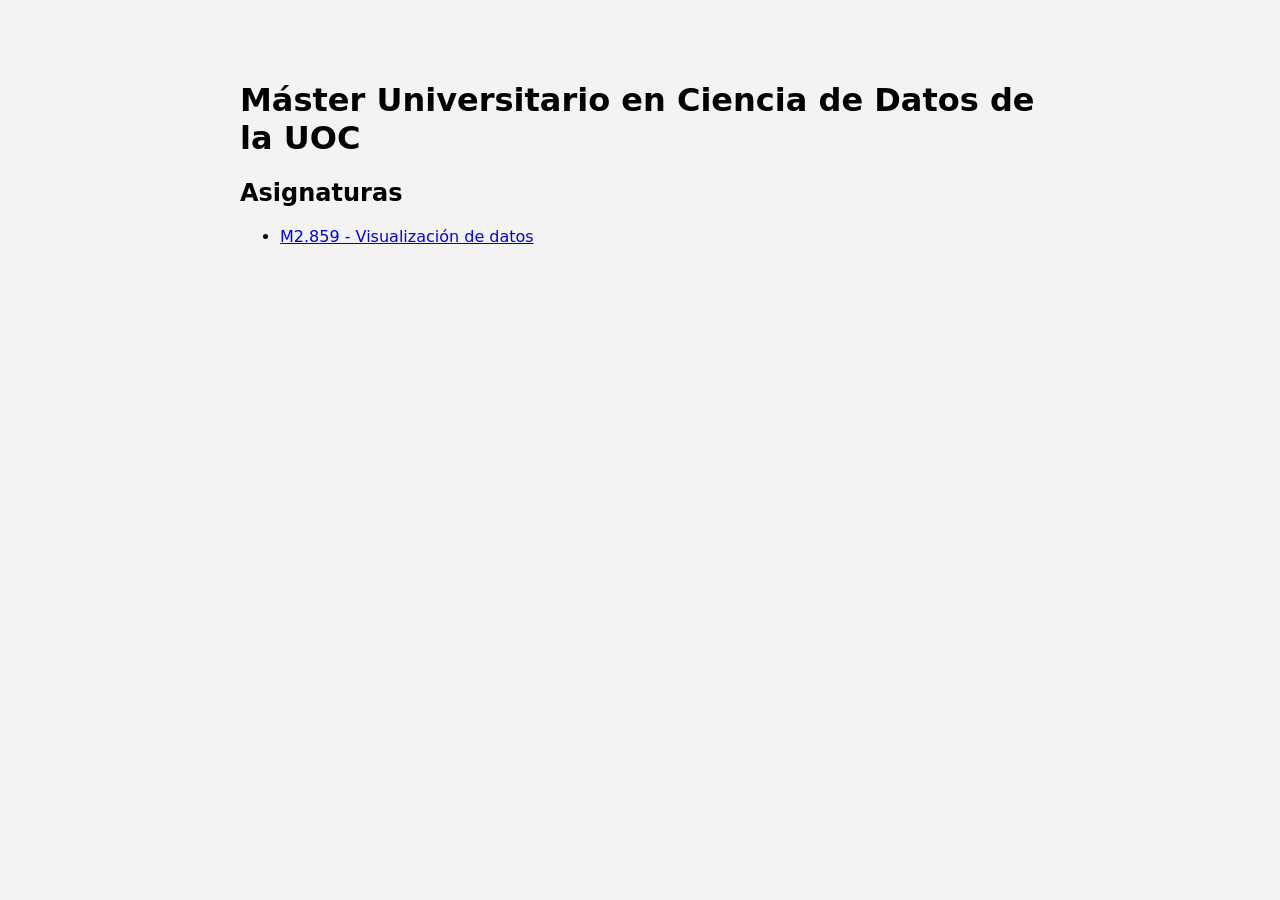
<file: docs/index.html>
<!DOCTYPE html>
<html lang="es">
<head>
  <meta charset="UTF-8" />
  <title>Máster Universitario en Ciencia de Datos de la UOC</title>
  <meta name="viewport" content="width=device-width, initial-scale=1" />
  <link rel="stylesheet" href="css/style.css" />
</head>
<body>

  <div class="container">
    <h1>Máster Universitario en Ciencia de Datos de la UOC</h1>
    <h2>Asignaturas</h2>
    <ul>
      <li><a href="visualizacion">M2.859 - Visualización de datos</a></li>
    </ul>
  </div>

</body>
</html>
</file>
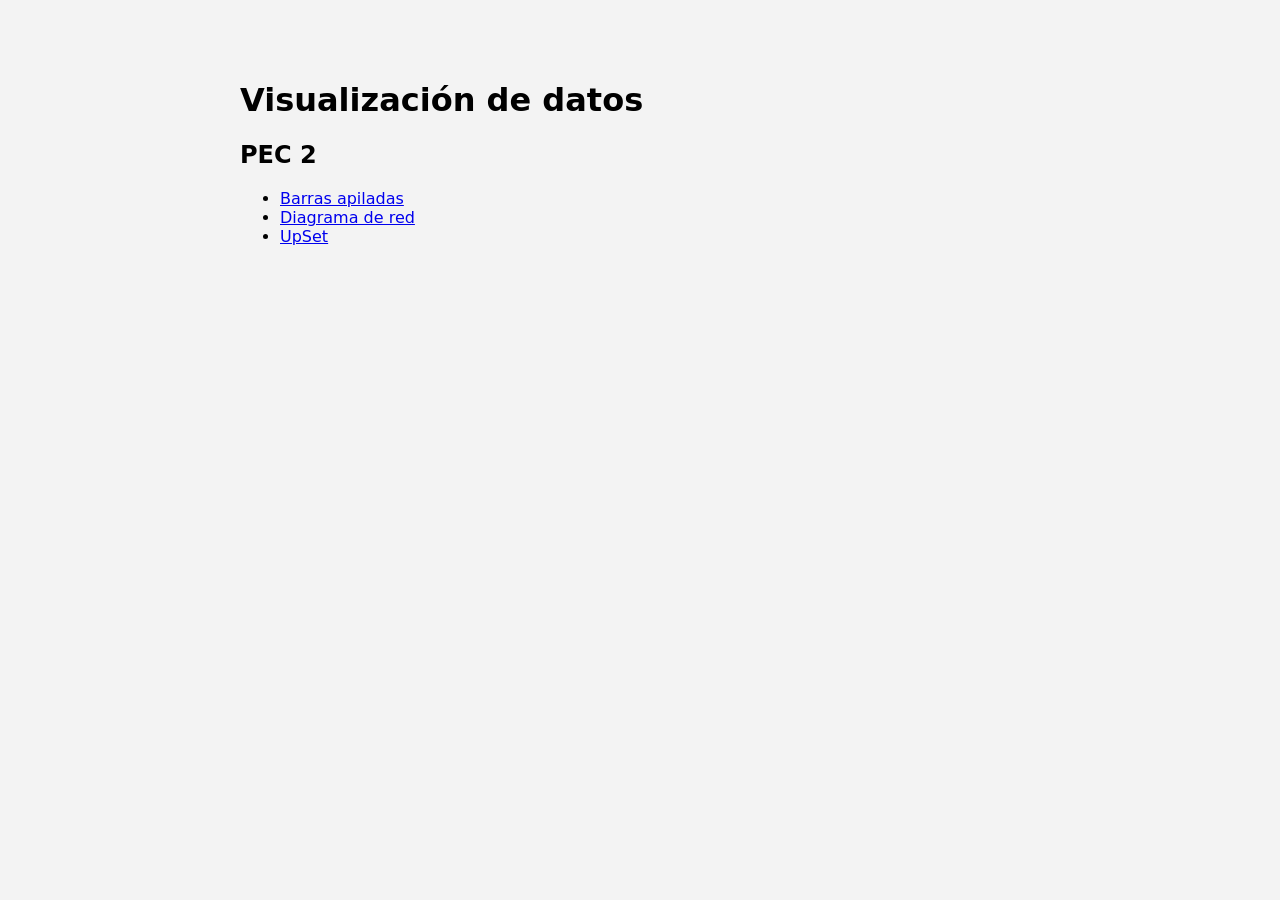
<file: docs/visualizacion/index.html>
<!DOCTYPE html>
<html lang="es">
<head>
  <meta charset="UTF-8" />
  <title>Máster Universitario en Ciencia de Datos de la UOC</title>
  <meta name="viewport" content="width=device-width, initial-scale=1" />
  <link rel="stylesheet" href="../css/style.css" />
</head>
<body>

  <div class="container">
    <h1>Visualización de datos</h1>
    <h2>PEC 2</h2>
    <ul>
      <li><a href="./pec2/barras_apiladas.html">Barras apiladas</a></li>
      <li><a href="./pec2/red.html" >Diagrama de red</a></li>
      <li><a href="./pec2/upset.html">UpSet</a></li>
    </ul>
  </div>

</body>
</html>
</file>
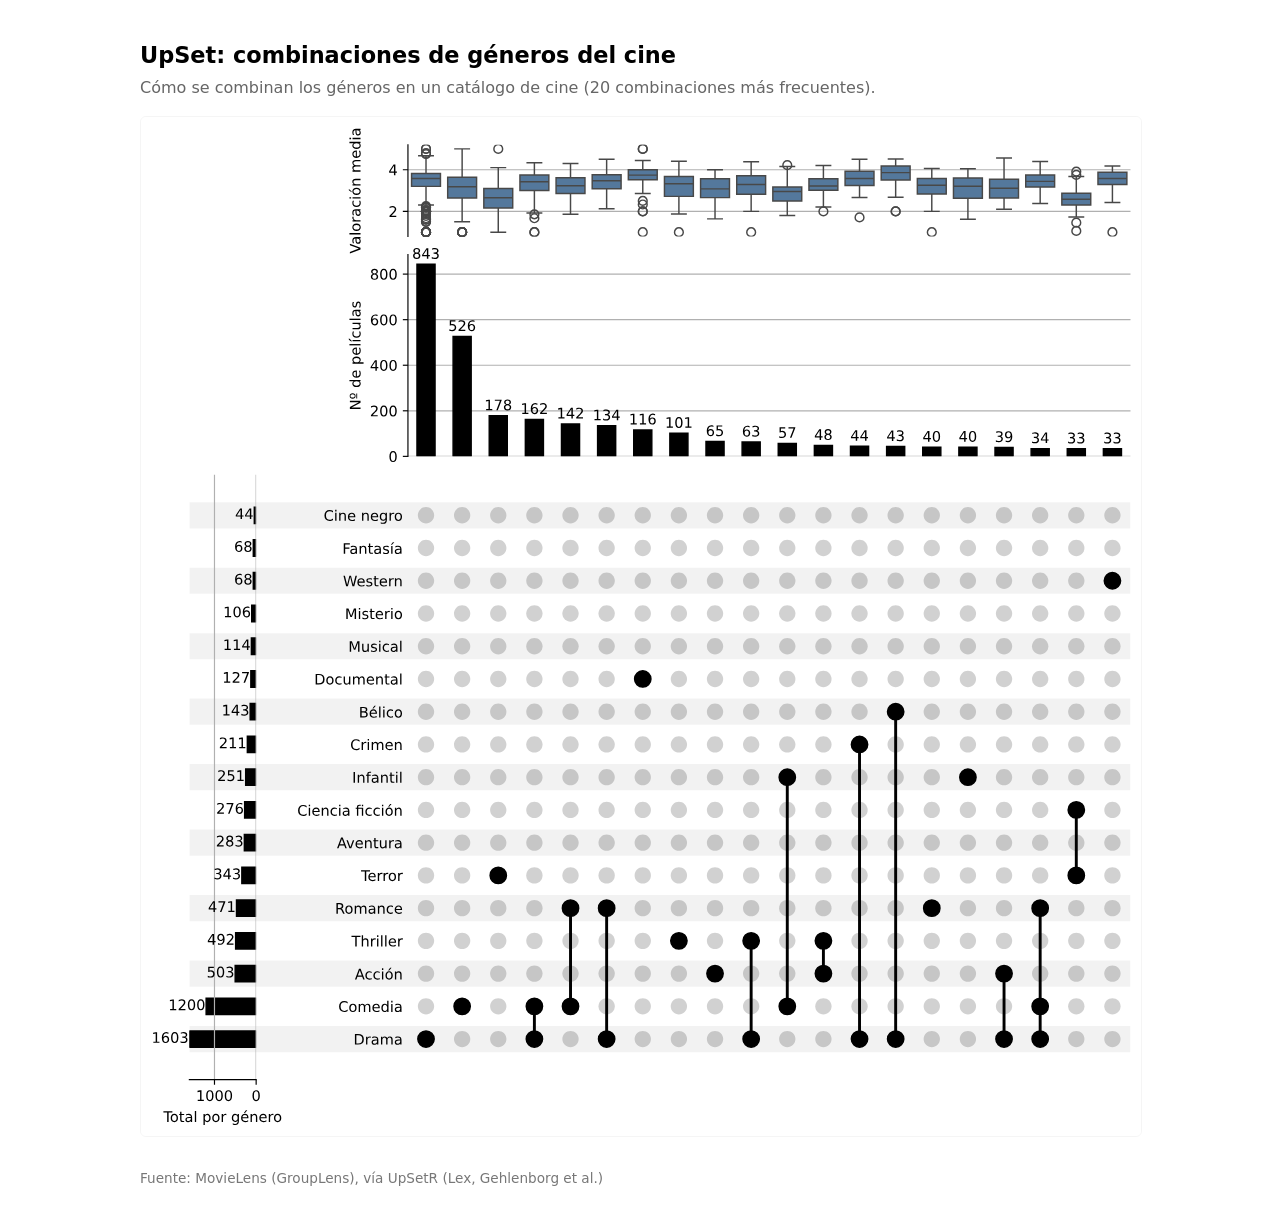
<file: docs/visualizacion/pec2/upset.html>
<!DOCTYPE html>
<html lang="es">
<head>
<meta charset="utf-8">
<meta name="viewport" content="width=device-width, initial-scale=1">
<title>UpSet: combinaciones de géneros del cine</title>
<style>
  body { font-family: system-ui, sans-serif; max-width: 1000px; margin: 0 auto;
         padding: 1.5rem; line-height: 1.5; }
  h1 { font-size: 1.4rem; margin-bottom: .2rem; }
  p.sub { color: #666; margin-top: 0; }
  img { width: 100%; height: auto; border: 1px solid #ccc3; border-radius: 6px; }
  footer { color: #777; font-size: .85rem; margin-top: 1.5rem; }
</style>
</head>
<body>
  <h1>UpSet: combinaciones de géneros del cine</h1>
  <p class="sub">Cómo se combinan los géneros en un catálogo de cine (20 combinaciones más frecuentes).</p>
  <img src="img/upset_peliculas.svg" alt="Diagrama UpSet de combinaciones de géneros cinematográficos">
  <footer>Fuente: MovieLens (GroupLens), vía UpSetR (Lex, Gehlenborg et al.)</footer>
</body>
</html>
</file>
<file: docs/css/style.css>
* {
  box-sizing: border-box;
}

body {
  margin: 0;
  min-height: 100vh;
  display: flex;
  justify-content: center;
  background: #f3f3f3;
  font-family: system-ui, -apple-system, BlinkMacSystemFont, "Segoe UI", sans-serif;
  padding-top: 52px; /* Add padding to prevent content from being hidden by the fixed navbar */
}

.container {
  width: min(95vw, 800px);
  margin: 8px;
}
</file>
